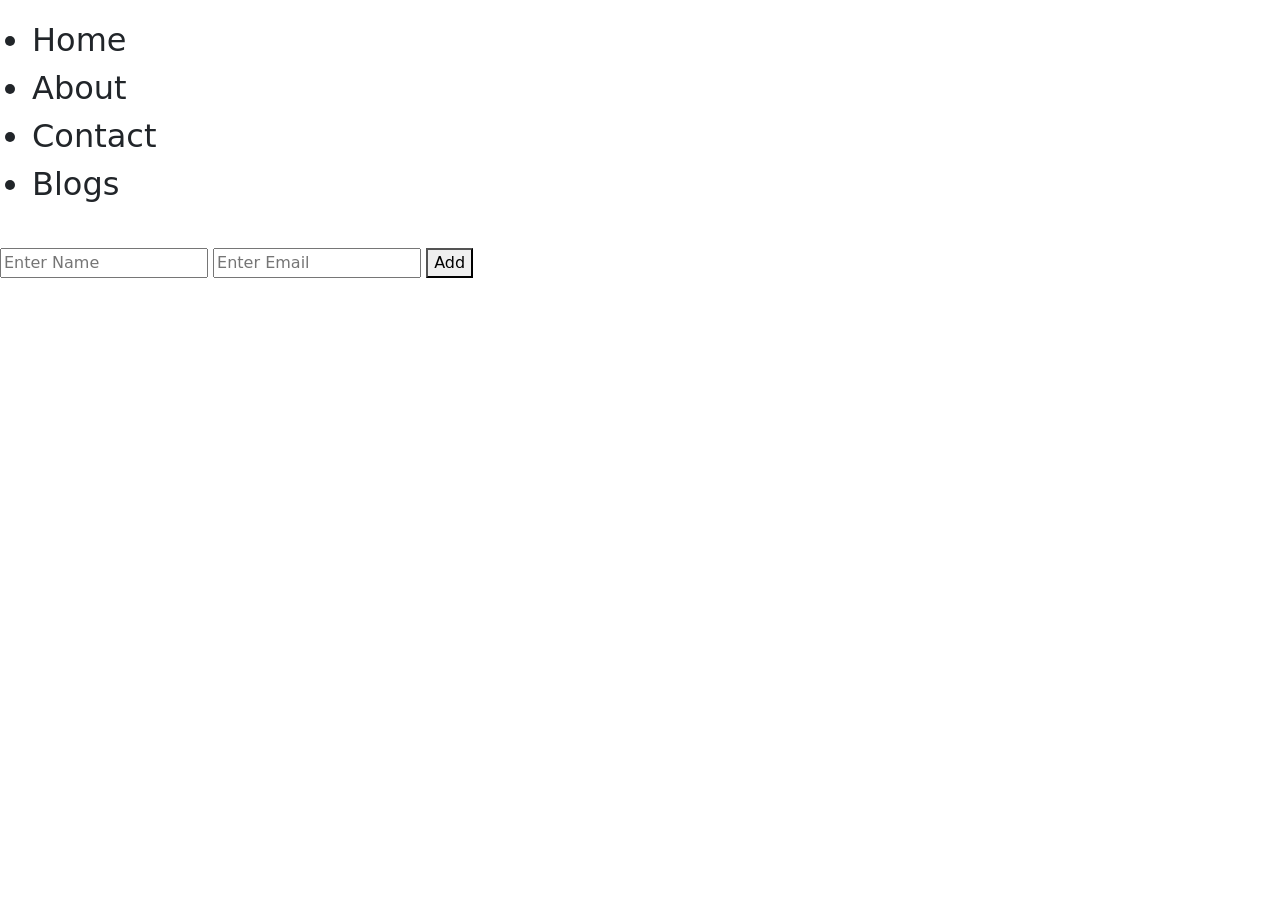
<file: Session15/index.html>
<!DOCTYPE html>
<html lang="en">
<head>
    <meta charset="UTF-8">
    <meta name="viewport" content="width=device-width, initial-scale=1.0">
    <title>Document</title>
    <link href="https://cdn.jsdelivr.net/npm/bootstrap@5.3.8/dist/css/bootstrap.min.css" rel="stylesheet"
        integrity="sha384-sRIl4kxILFvY47J16cr9ZwB07vP4J8+LH7qKQnuqkuIAvNWLzeN8tE5YBujZqJLB" crossorigin="anonymous">
</head>
<body>


    <ul class="fs-2 my-3">
        <li onclick="handleMouseEvent(this)">Home</li>
        <li onclick="handleMouseEvent(this)">About</li>
        <li onclick="handleMouseEvent(this)">Contact</li>
        <li onclick="handleMouseEvent(this)">Blogs</li>
    </ul>

    <br>

    <form>
         <input type="text" id="name" placeholder="Enter Name"> 
         <input type="email" id="email" placeholder="Enter Email"> 
         <button type="button" onclick="addUser()">Add</button> 
    </form>

    <div id="users"></div>



    <script src="https://cdn.jsdelivr.net/npm/bootstrap@5.3.8/dist/js/bootstrap.bundle.min.js"
        integrity="sha384-FKyoEForCGlyvwx9Hj09JcYn3nv7wiPVlz7YYwJrWVcXK/BmnVDxM+D2scQbITxI"
        crossorigin="anonymous"></script>
    <script src="JS/script.js"></script>

    
</body>
</html>
</file>
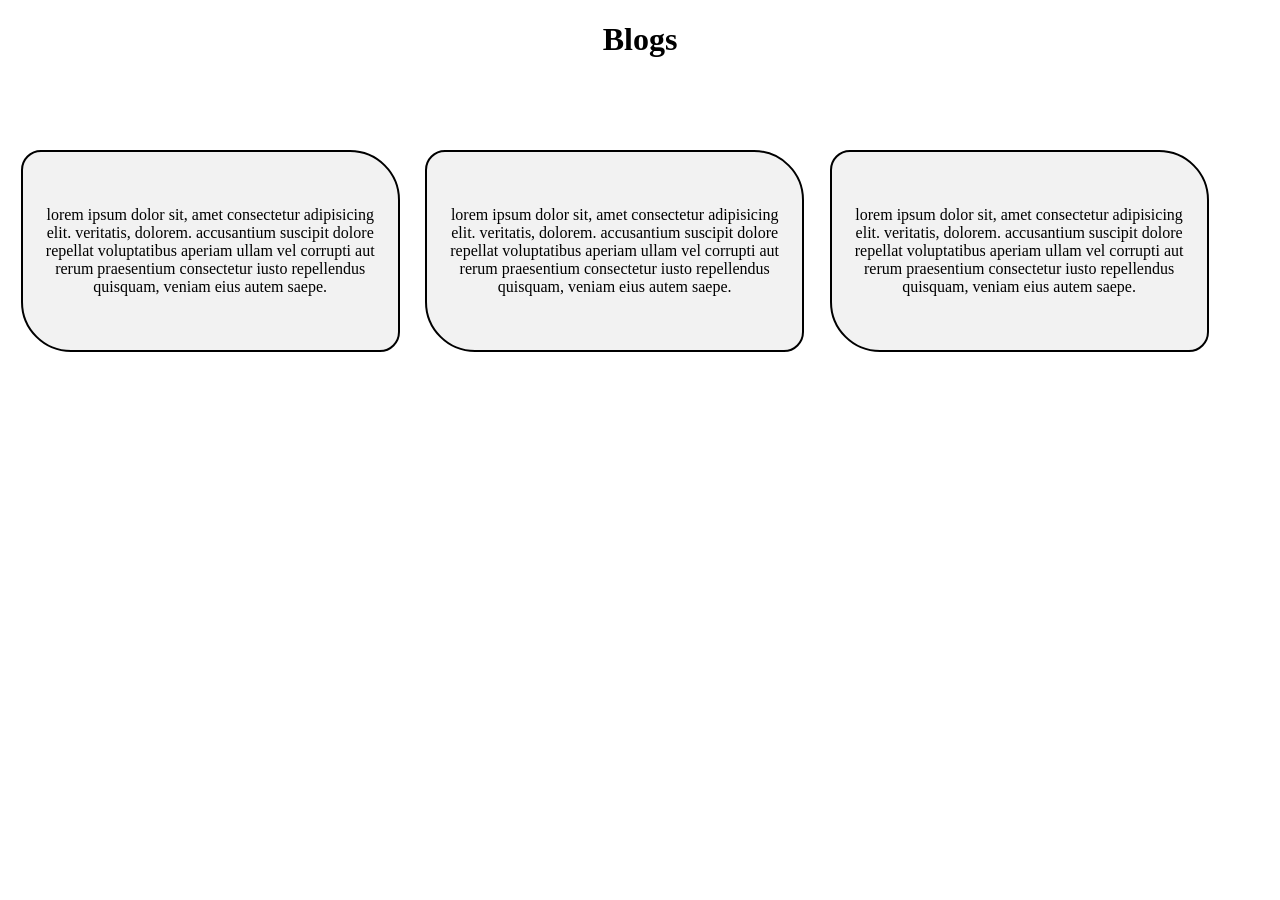
<file: Session3/index.html>
<!DOCTYPE html>
<html lang="en">
<head>
    <meta charset="UTF-8">
    <meta name="viewport" content="width=device-width, initial-scale=1.0">
    <title>Document</title>
    <link rel="stylesheet" href="css/style.css">
</head>
<body>

    <div class="text-center">
        <h1>Blogs</h1>
    </div>


    <div class="custom-div"> 
        <p>Lorem ipsum dolor sit, amet consectetur adipisicing elit. Veritatis, dolorem. Accusantium suscipit dolore repellat voluptatibus aperiam ullam vel corrupti aut rerum praesentium consectetur iusto repellendus quisquam, veniam eius autem saepe.</p>
    </div><!--
  
    --><div class="custom-div"> 
        <p>Lorem ipsum dolor sit, amet consectetur adipisicing elit. Veritatis, dolorem. Accusantium suscipit dolore repellat voluptatibus aperiam ullam vel corrupti aut rerum praesentium consectetur iusto repellendus quisquam, veniam eius autem saepe.</p>
    </div><!--

     --><div class="custom-div"> 
        <p>Lorem ipsum dolor sit, amet consectetur adipisicing elit. Veritatis, dolorem. Accusantium suscipit dolore repellat voluptatibus aperiam ullam vel corrupti aut rerum praesentium consectetur iusto repellendus quisquam, veniam eius autem saepe.</p>
    </div>


</body>
</html>
</file>
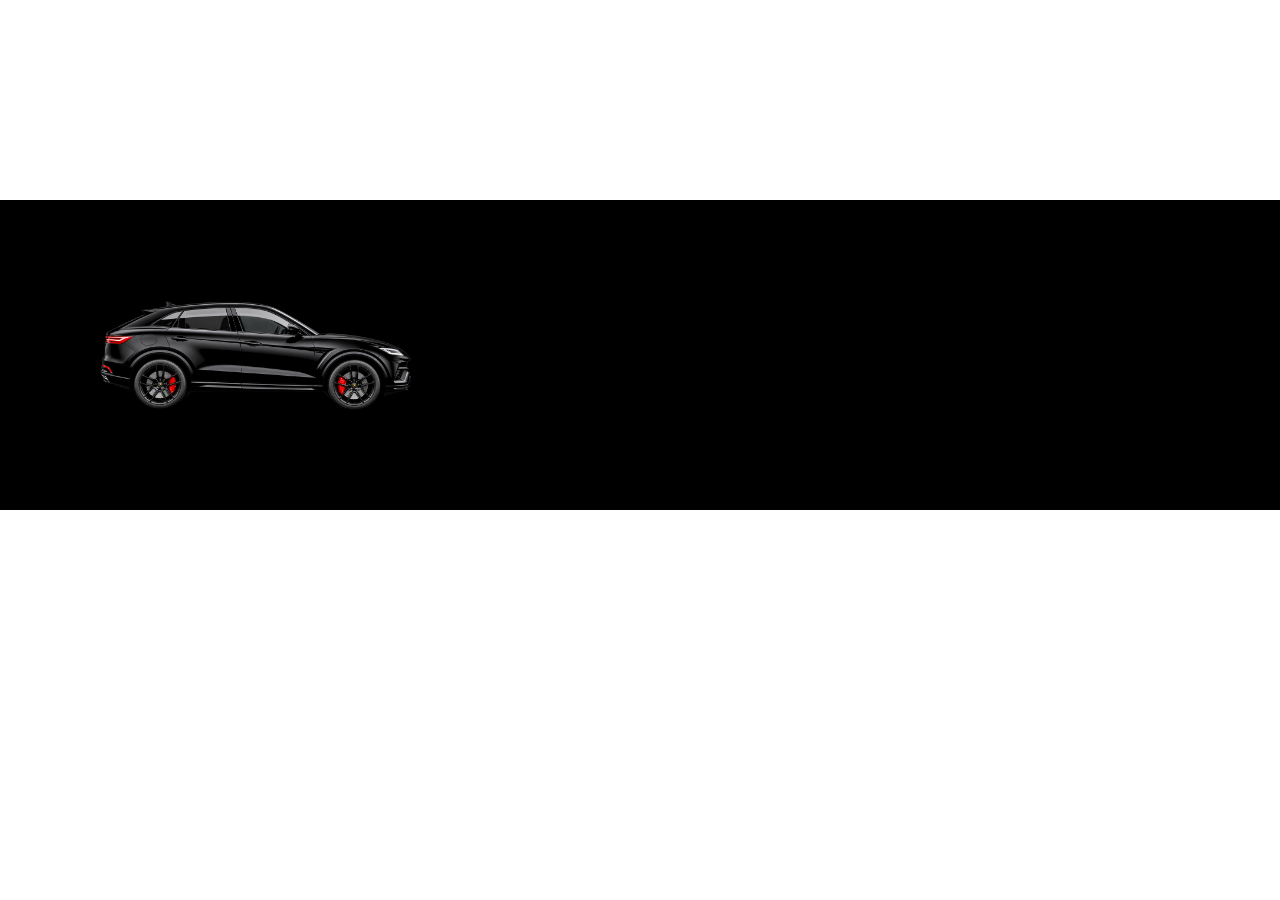
<file: Session9/index.html>
<!DOCTYPE html>
<html lang="en">
<head>
    <meta charset="UTF-8">
    <meta name="viewport" content="width=device-width, initial-scale=1.0">
    <title>Document</title>
    <link rel="stylesheet" href="css/style.css">
</head>
<body>
    <section class="container">
        <div class="bg-black">
            <img src="images/image.png" alt="Image" width="100%" height="100%"  >

        </div>

    </section>
       
    
</body>
</html>
</file>
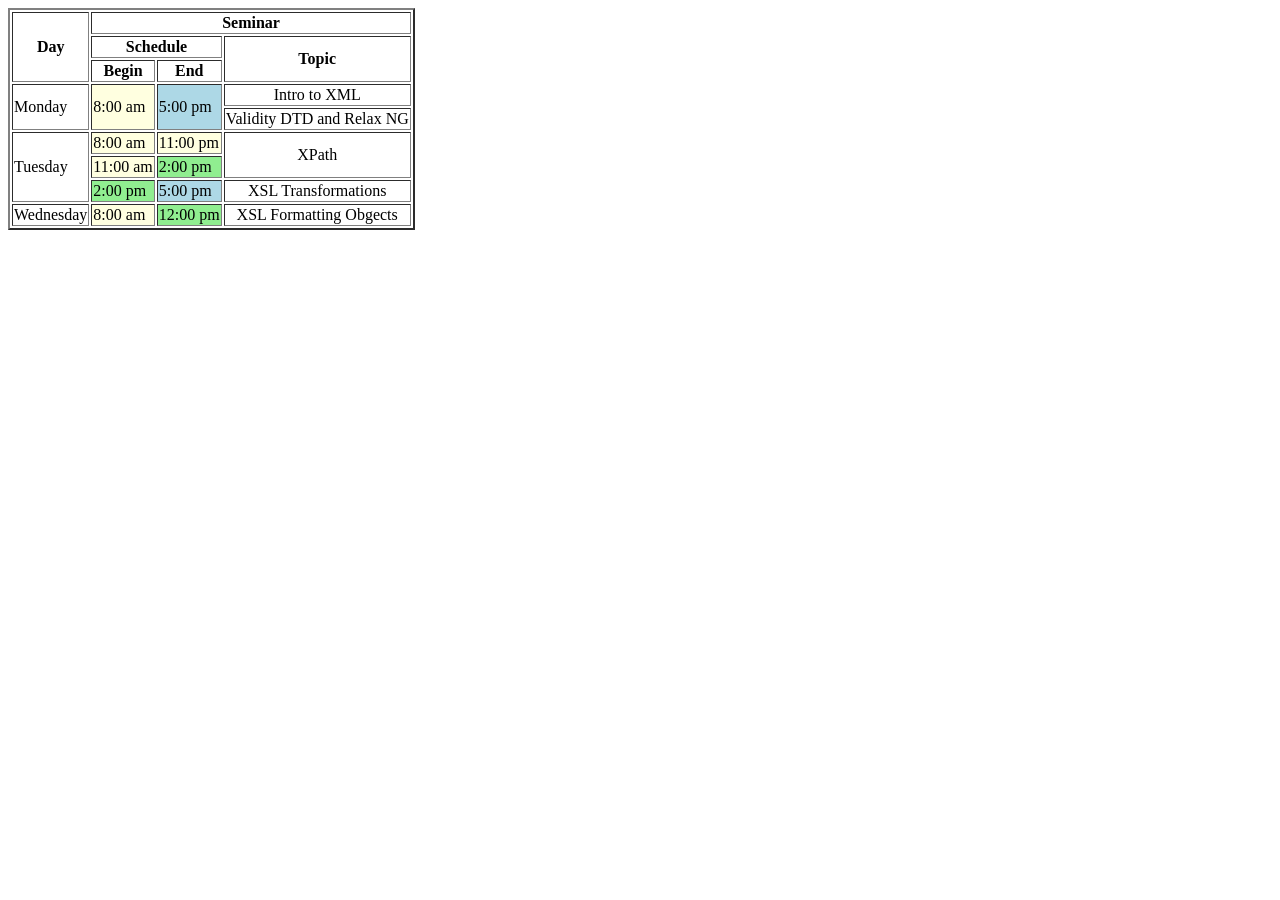
<file: Task1/index.html>
<!DOCTYPE html>
<html lang="en">
<head>
    <meta charset="UTF-8">
    <meta name="viewport" content="width=device-width, initial-scale=1.0">
    <title>Document</title>
</head>
<body>
    <table border="2" cellbadding="5px">
            <tr>
                <th rowspan="3">Day</th>
                <th colspan="3">Seminar</th>
            </tr>

            <tr>
                <th colspan="2">Schedule</th>
                <th rowspan="2">Topic</th>
            </tr>

            <tr>
                <th>Begin</th>
                <th>End</th>
            </tr>

            <tr>
                <td rowspan="2">Monday</td>
                <td rowspan="2" bgcolor="lightyellow">8:00 am</td>
                <td rowspan="2" bgcolor="lightblue">5:00 pm</td>
                <td align="center">Intro to XML</td>
            </tr>

            <tr>
                <td align="center">Validity DTD and Relax NG</td>
            </tr>

            <tr>
                <td rowspan="3">Tuesday</td>
                <td bgcolor="lightyellow">8:00 am</td>
                <td bgcolor="lightyellow">11:00 pm</td>
                <td rowspan="2" align="center">XPath</td>
            </tr>

            <tr>
                <td bgcolor="lightyellow">11:00 am</td>
                <td bgcolor="lightgreen">2:00 pm</td>
            </tr>

            <tr>
                <td bgcolor="lightgreen">2:00 pm</td>
                <td bgcolor="lightblue">5:00 pm</td>
                <td align="center">XSL Transformations</td>
            </tr>

            <tr>
                <td>Wednesday</td>
                <td bgcolor="lightyellow">8:00 am</td>
                <td bgcolor="lightgreen">12:00 pm</td>
                <td align="center">XSL Formatting Obgects</td>
            </tr>
        </table>
</body>
</html>
</file>
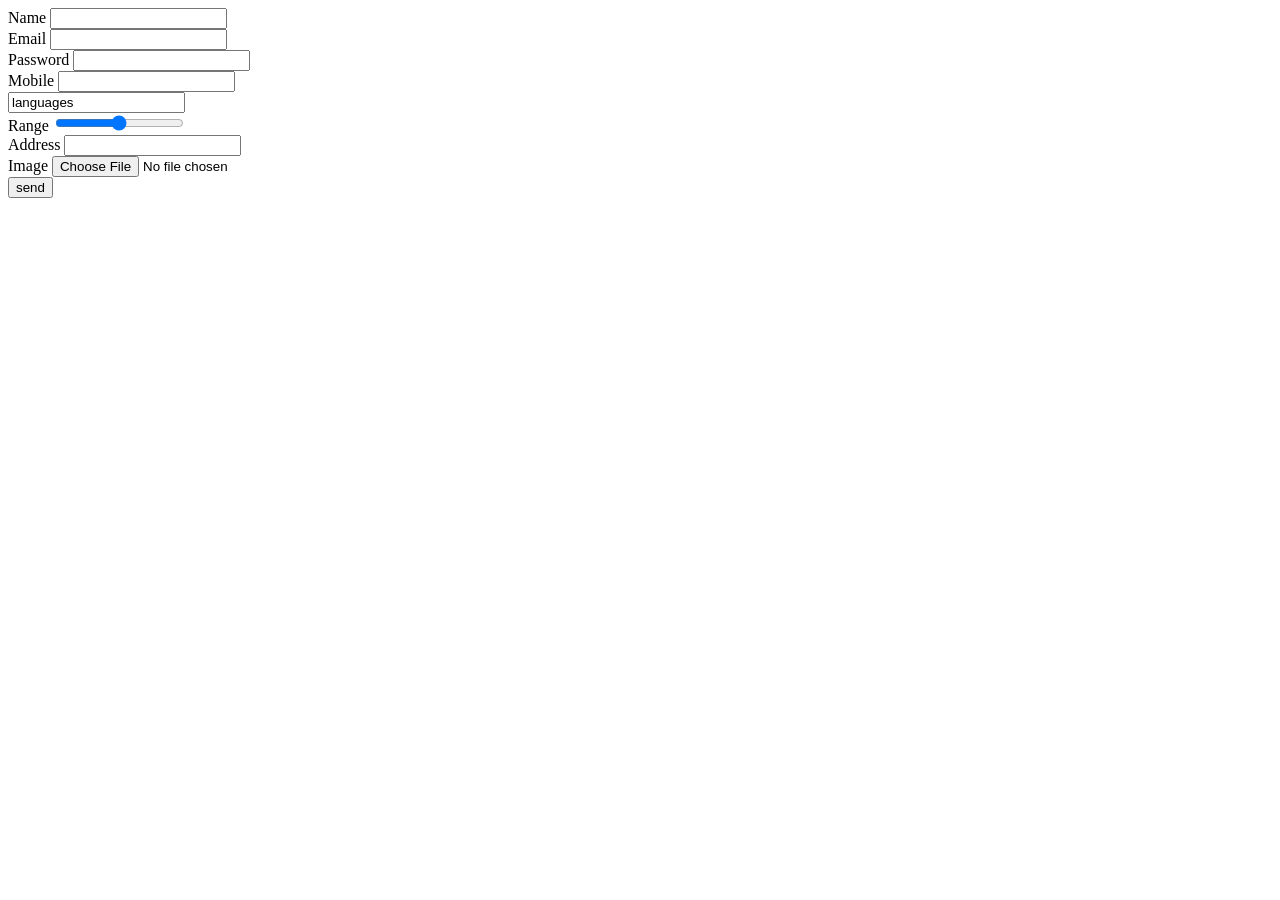
<file: Task2/index.html>
<!DOCTYPE html>
<html lang="en">
<head>
    <meta charset="UTF-8">
    <meta name="viewport" content="width=device-width, initial-scale=1.0">
    <title>Document</title>
</head>
<body>
    <form>
            <div>
                <label>Name</label>
                <input type="text" pattern="[A-Za-z]{3,5}" required>
            </div>

            <div>
                <label>Email</label>
                <input type="email" required >
            </div>

            <div>
                <label>Password</label>
                <input type="password" required pattern="(?=.*[A-Z])(?=.*[a-z])(?=.*[0-9])(?=.*[!@#$%^&*]).+">
            </div>

            <div>
                <label>Mobile</label>
                <input type="text" required pattern="01[0125][0-9]{8}">
            </div>


            <div>
               <input value="languages" list="lang">
               <datalist id="lang">
                   <option value="html">
                   <option value="css">
                   <option value="js">
               </datalist>
            </div>   

            
           <div>
                  <label> Range </label>
                  <input type="range" name="range" max="500" min="300"/>
            </div>

            
            <div>
                <label>Address</label>
                <input type="text" required pattern="[A-Za-z ]+">
            </div>


            <div>
               <label>Image</label>
               <input type="file" accept=".png" required>
            </div>
                
            
            <div>
                <input type="submit" value="send"/>
            </div>
        </form>
</body>
</html>
</file>
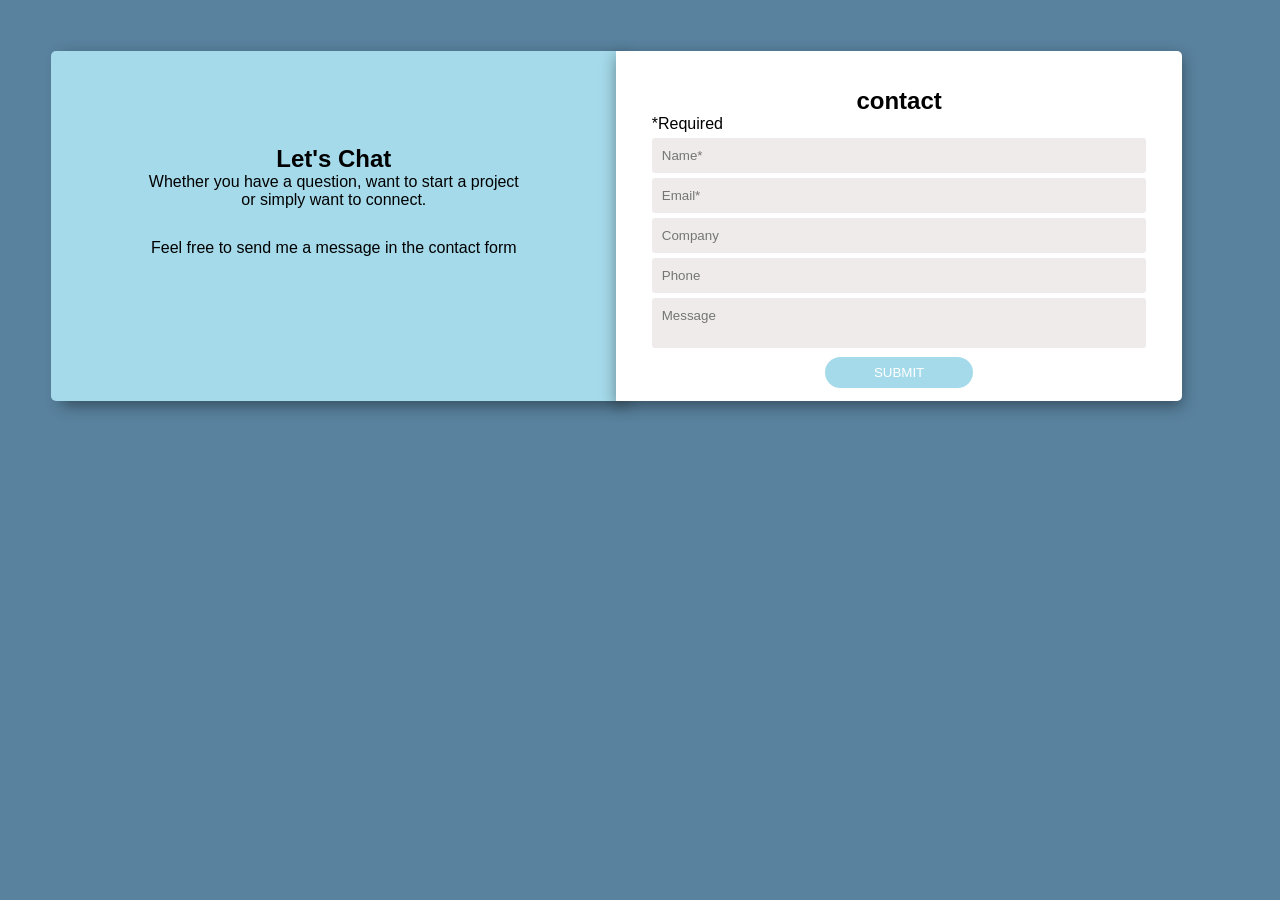
<file: Task3/index.html>
<!DOCTYPE html>
<html lang="en">
<head>
    <meta charset="UTF-8">
    <meta name="viewport" content="width=device-width, initial-scale=1.0">
    <title>Document</title>
    <link rel="stylesheet"  href="CSS/style.css">
</head>
<body class="bg-light">
    <section class="padding-top-bottom ">
        <div class="container1">
         <h1>Let's Chat</h1>
         <p>Whether you have a question, want to start a project or simply want to connect.</p>
         <p>Feel free to send me a message in the contact form</p>
        </div><!--

       --><form class="container2">
            <h1>contact</h1>
            <p>*Required</p>

            <div>
                <input type="text" placeholder="Name*" required>
            </div>

            <div>
                <input type="email" pattern="[a-z0-9._%+\-]+@[a-z0-9.\-]+\.[a-z]{2,}$" placeholder="Email*" required>
            </div>

            <div>
                <input type="text" placeholder="Company">
            </div>

            <div>
                <input type="text" placeholder="Phone" pattern="01[0125][0-9]{8}">
            </div>

            <div>
                <textarea placeholder="Message"></textarea>
            </div>

            <div class="submit">
                <input type="submit" value="SUBMIT">
            </div>
        </form>
    </section>
</body>
</html>
</file>
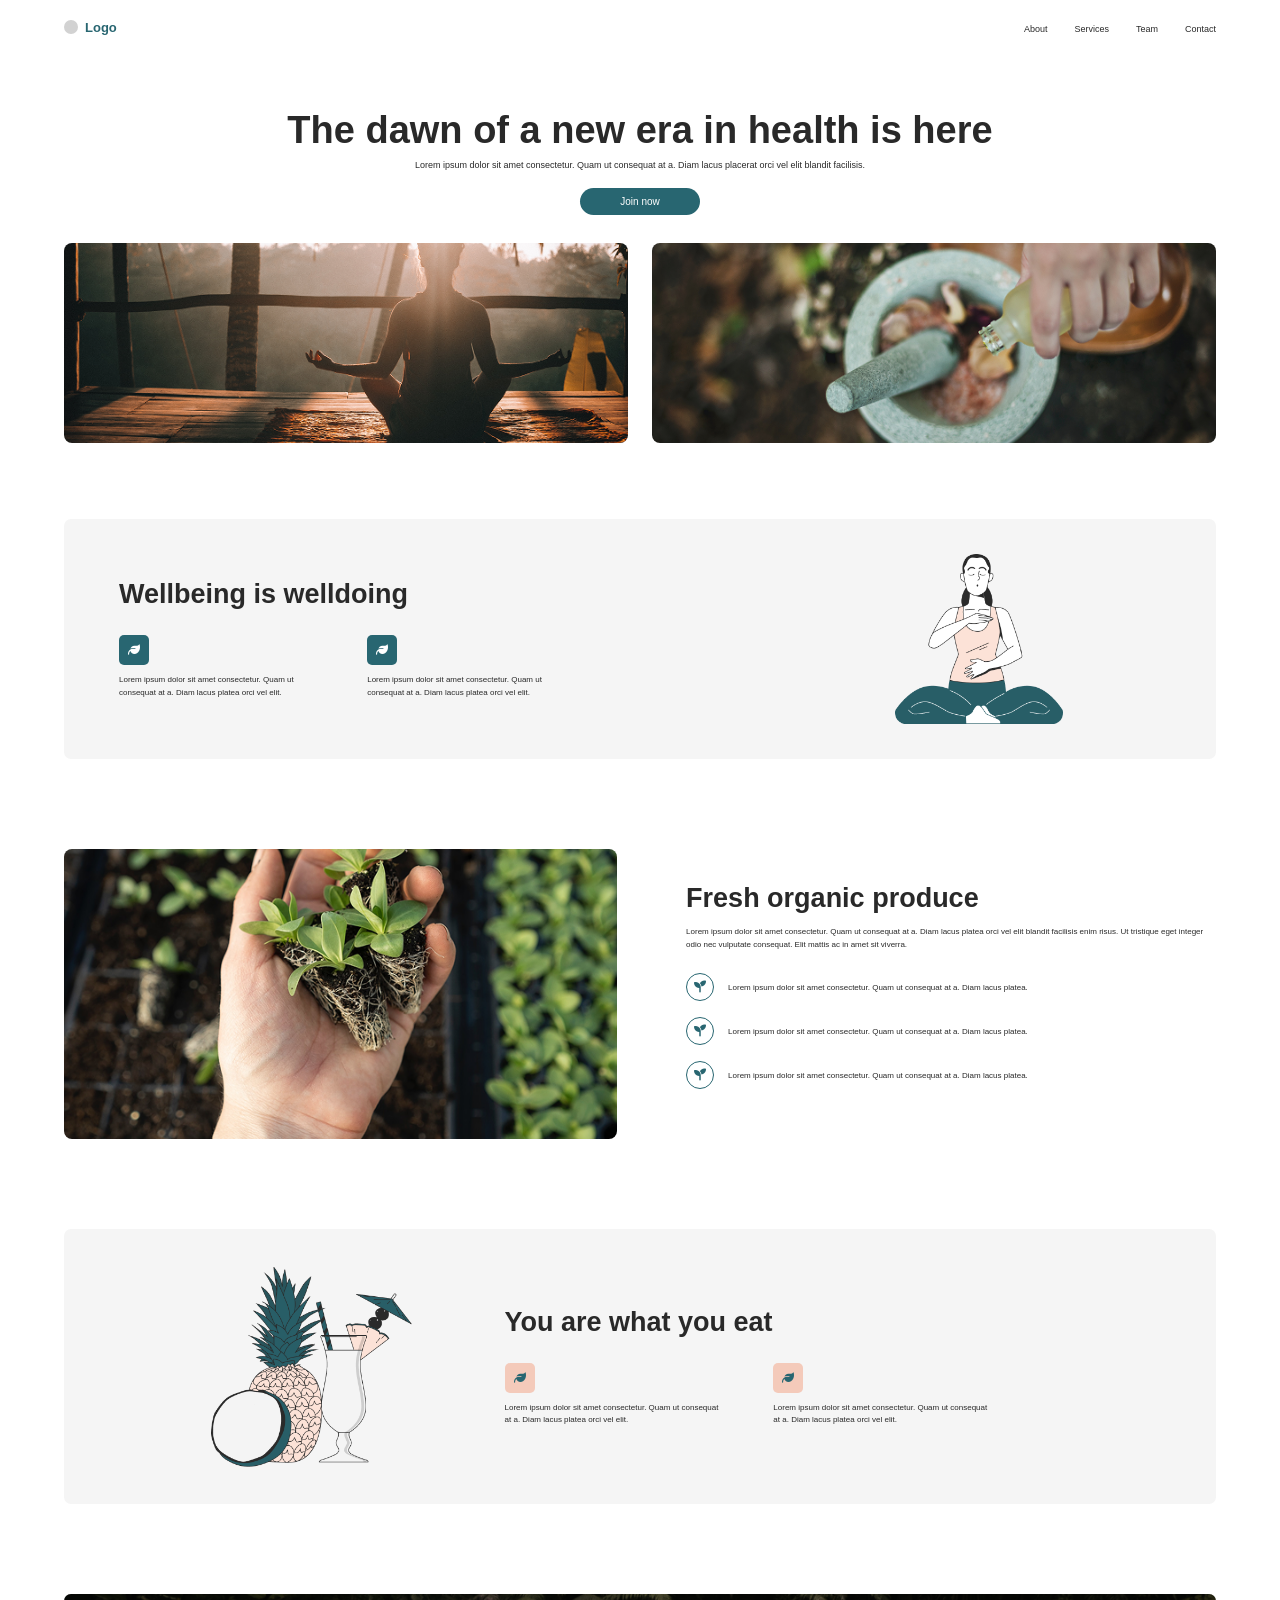
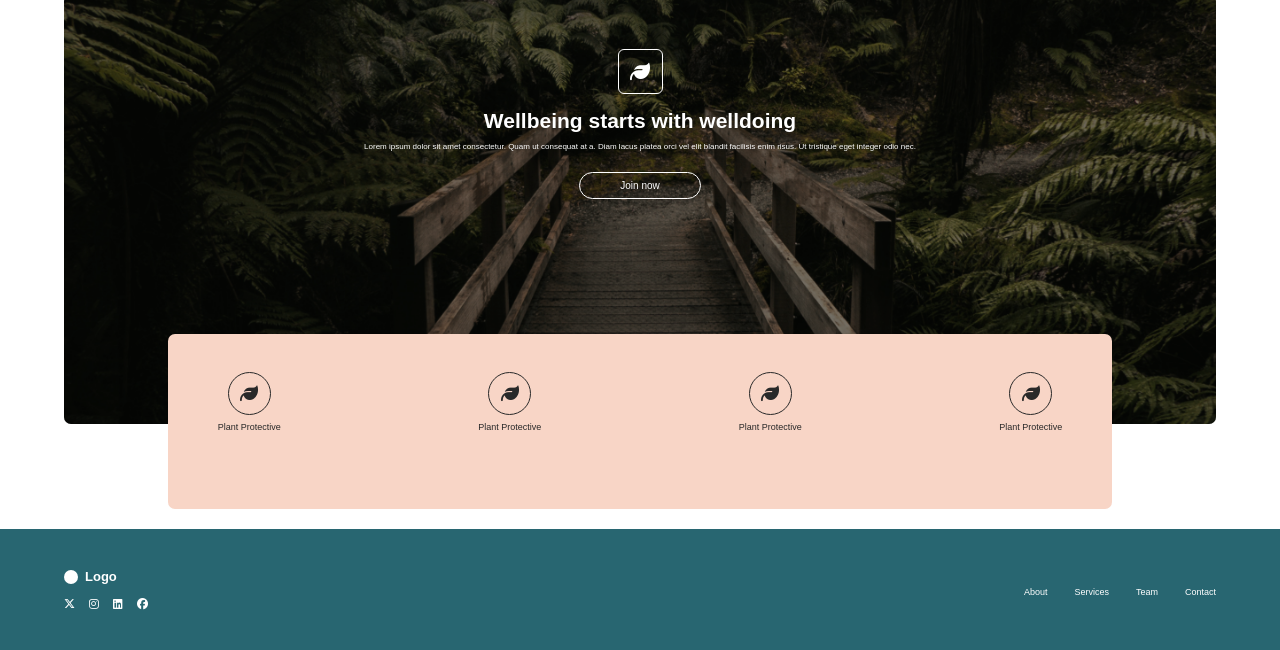
<file: Task6/index.html>
<!DOCTYPE html>
<html lang="en">

<head>

    <meta charset="UTF-8">

    <meta name="viewport" content="width=device-width, initial-scale=1.0">

    <title>Wellbeing</title>

    <link rel="stylesheet" href="https://cdnjs.cloudflare.com/ajax/libs/font-awesome/6.5.2/css/all.min.css">
    <link rel="stylesheet" href="css/style.css">
    <link rel="stylesheet" href="css/media.css">

</head>


<body>
    

    <nav>

        <div class="container flex-box justify-between align-center">

            <div class="logo flex-box align-center">

                <span></span>

                <b>Logo</b>

            </div>


            <ul class="flex-box">

                <li>
                    <a href="#">About</a>
                </li>

                <li>
                    <a href="#">Services</a>
                </li>

                <li>
                    <a href="#">Team</a>
                </li>

                <li>
                    <a href="#">Contact</a>
                </li>

            </ul>

        </div>

    </nav>




    <section class="hero padding-top-bottom">

        <div class="container">

            <div class="hero-text text-center">

                <h1>The dawn of a new era in health is here</h1>

                <p>
                    Lorem ipsum dolor sit amet consectetur.
                    Quam ut consequat at a. Diam lacus placerat orci vel elit blandit facilisis.
                </p>

                <a href="#" class="main-btn">
                    Join now
                </a>

            </div>


            <div class="hero-images flex-box justify-between">

                <div class="hero-image">

                    <img src="images/image1.png" alt="Meditation">

                </div>


                <div class="hero-image">

                    <img src="images/image2.png" alt="Healthy food">

                </div>

            </div>

        </div>

    </section>




    <section class="wellbeing padding-top-bottom">

        <div class="container">

            <div class="wellbeing-box flex-box align-center">

                <div class="wellbeing-content">

                    <h2>Wellbeing is welldoing</h2>


                    <div class="wellbeing-features flex-box">

                        <div class="small-feature">

                            <div class="small-icon">

                                <i class="fa-solid fa-leaf"></i>

                            </div>

                            <p>
                                Lorem ipsum dolor sit amet consectetur.
                                Quam ut consequat at a. Diam lacus platea orci vel elit.
                            </p>

                        </div>


                        <div class="small-feature">

                            <div class="small-icon">

                                <i class="fa-solid fa-leaf"></i>

                            </div>

                            <p>
                                Lorem ipsum dolor sit amet consectetur.
                                Quam ut consequat at a. Diam lacus platea orci vel elit.
                            </p>

                        </div>

                    </div>

                </div>


                <div class="wellbeing-drawing">

                    <img src="images/image3.png" alt="Wellbeing">

                </div>

            </div>

        </div>

    </section>




    <section class="organic padding-top-bottom">

        <div class="container flex-box justify-between align-center">

            <div class="organic-image">

                <img src="images/image4.png" alt="Organic plant">

            </div>


            <div class="organic-content">

                <h2>Fresh organic produce</h2>


                <p class="organic-description">
                    Lorem ipsum dolor sit amet consectetur.
                    Quam ut consequat at a. Diam lacus platea orci vel elit
                    blandit facilisis enim risus. Ut tristique eget integer odio nec
                    vulputate consequat. Elit mattis ac in amet sit viverra.
                </p>


                <div class="organic-feature flex-box align-center">

                    <div class="organic-icon">

                        <i class="fa-solid fa-seedling"></i>

                    </div>

                    <p>
                        Lorem ipsum dolor sit amet consectetur.
                        Quam ut consequat at a. Diam lacus platea.
                    </p>

                </div>


                <div class="organic-feature flex-box align-center">

                    <div class="organic-icon">

                        <i class="fa-solid fa-seedling"></i>

                    </div>

                    <p>
                        Lorem ipsum dolor sit amet consectetur.
                        Quam ut consequat at a. Diam lacus platea.
                    </p>

                </div>


                <div class="organic-feature flex-box align-center">

                    <div class="organic-icon">

                        <i class="fa-solid fa-seedling"></i>

                    </div>

                    <p>
                        Lorem ipsum dolor sit amet consectetur.
                        Quam ut consequat at a. Diam lacus platea.
                    </p>

                </div>

            </div>

        </div>

    </section>




    <section class="food padding-top-bottom">

        <div class="container">

            <div class="food-box flex-box align-center">


                <div class="food-drawing">

                    <img src="images/image5.png" alt="Healthy food">

                </div>


                <div class="food-content">

                    <h2>You are what you eat</h2>


                    <div class="food-features flex-box">

                        <div class="food-feature">

                            <div class="food-icon">

                                <i class="fa-solid fa-leaf"></i>

                            </div>

                            <p>
                                Lorem ipsum dolor sit amet consectetur.
                                Quam ut consequat at a. Diam lacus platea orci vel elit.
                            </p>

                        </div>


                        <div class="food-feature">

                            <div class="food-icon">

                                <i class="fa-solid fa-leaf"></i>

                            </div>

                            <p>
                                Lorem ipsum dolor sit amet consectetur.
                                Quam ut consequat at a. Diam lacus platea orci vel elit.
                            </p>

                        </div>

                    </div>

                </div>

            </div>

        </div>

    </section>



    <section class="cta padding-top-bottom">

        <div class="container">

            <div class="cta-background">

                <div class="cta-content text-center">

                    <div class="cta-icon">

                        <i class="fa-solid fa-leaf"></i>

                    </div>


                    <h2>Wellbeing starts with welldoing</h2>


                    <p>
                        Lorem ipsum dolor sit amet consectetur.
                        Quam ut consequat at a. Diam lacus platea orci vel elit
                        blandit facilisis enim risus. Ut tristique eget integer odio nec.
                    </p>


                    <a href="#" class="cta-btn">
                        Join now
                    </a>

                </div>


                <div class="cta-box flex-box justify-between">

                    <div class="cta-item">

                        <div class="round-icon">

                            <i class="fa-solid fa-leaf"></i>

                        </div>

                        <p>Plant Protective</p>

                    </div>


                    <div class="cta-item">

                        <div class="round-icon">

                            <i class="fa-solid fa-leaf"></i>

                        </div>

                        <p>Plant Protective</p>

                    </div>


                    <div class="cta-item">

                        <div class="round-icon">

                            <i class="fa-solid fa-leaf"></i>

                        </div>

                        <p>Plant Protective</p>

                    </div>


                    <div class="cta-item">

                        <div class="round-icon">

                            <i class="fa-solid fa-leaf"></i>

                        </div>

                        <p>Plant Protective</p>

                    </div>

                </div>

            </div>

        </div>

    </section>




    <footer>

        <div class="container flex-box justify-between align-center">

            <div class="footer-left">

                <div class="logo flex-box align-center">

                    <span></span>

                    <b>Logo</b>

                </div>


                <div class="social-icons">

                    <i class="fa-brands fa-x-twitter"></i>

                    <i class="fa-brands fa-instagram"></i>

                    <i class="fa-brands fa-linkedin"></i>

                    <i class="fa-brands fa-facebook"></i>

                </div>

            </div>


            <ul class="flex-box">

                <li>
                    <a href="#">About</a>
                </li>

                <li>
                    <a href="#">Services</a>
                </li>

                <li>
                    <a href="#">Team</a>
                </li>

                <li>
                    <a href="#">Contact</a>
                </li>

            </ul>

        </div>

    </footer>


</body>

</html>
</file>
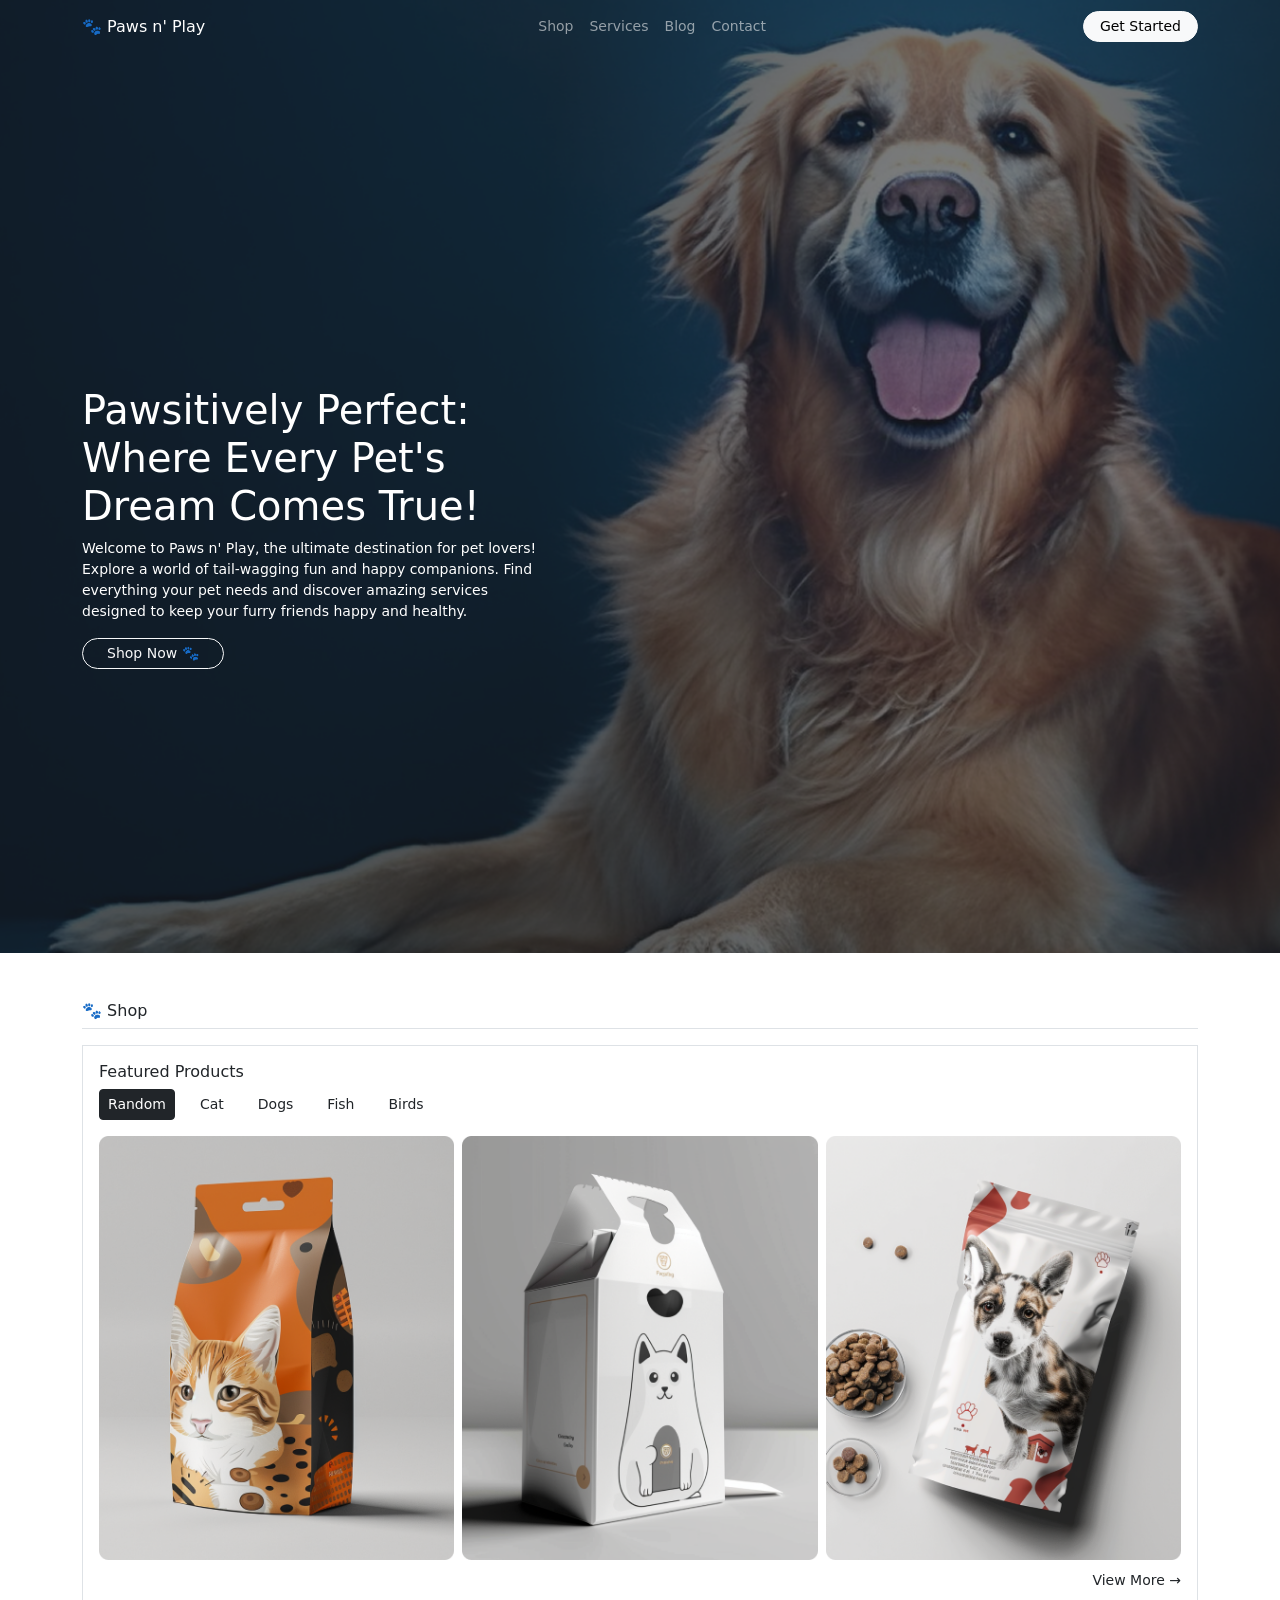
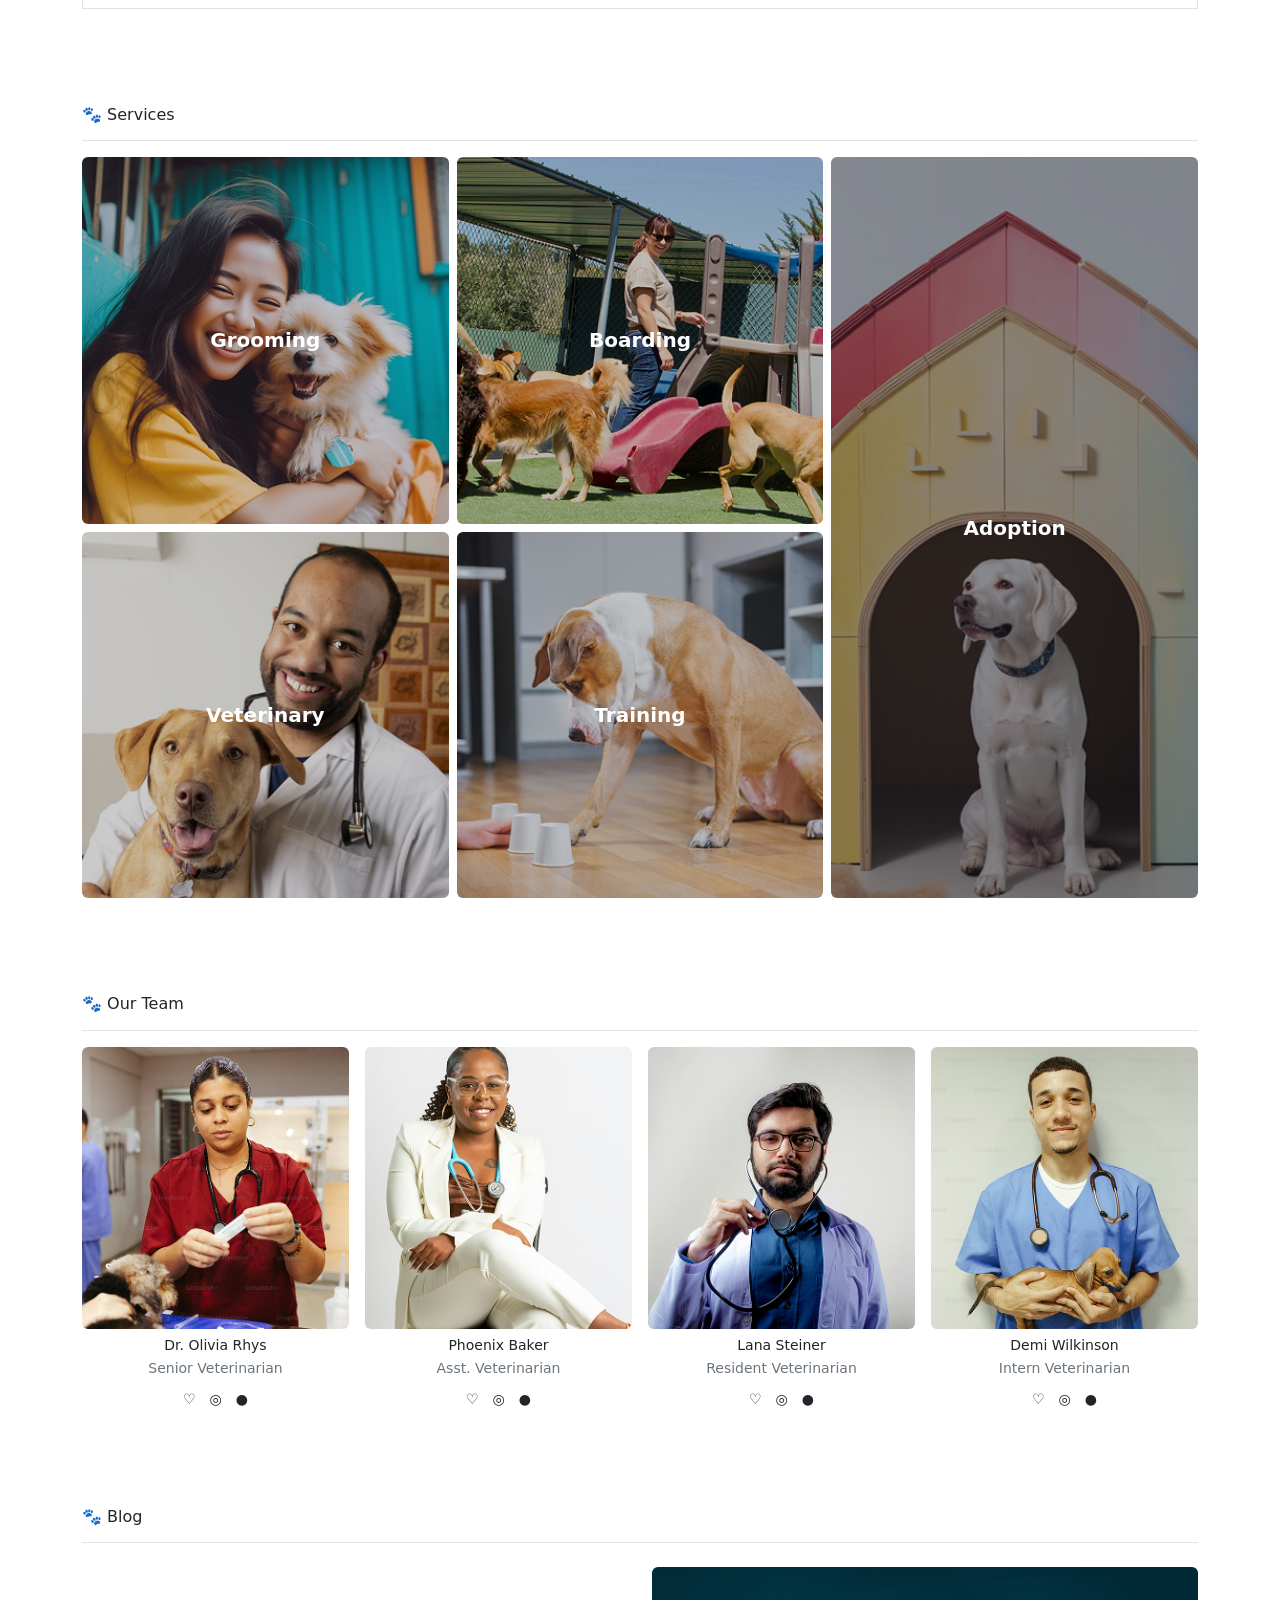
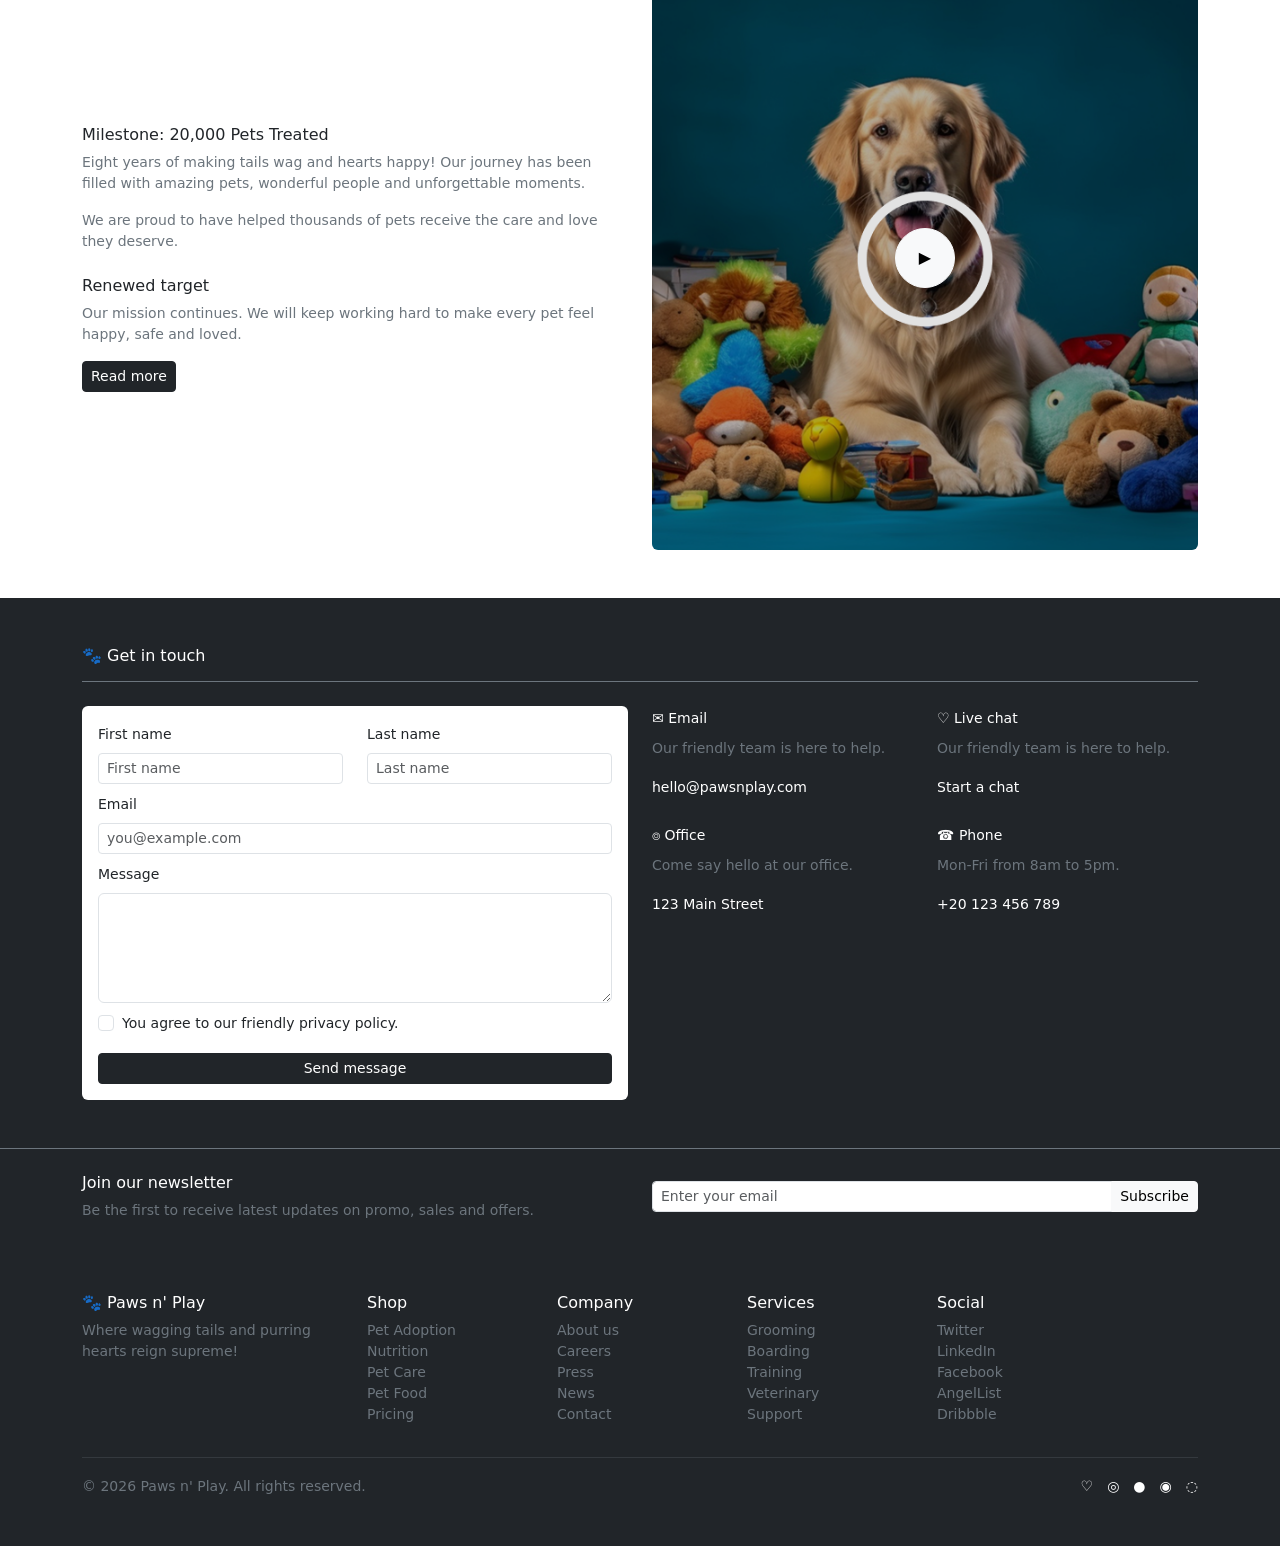
<file: Task7/index.html>
<!doctype html>
<html lang="en">

<head>

    <meta charset="utf-8">

    <meta name="viewport" content="width=device-width, initial-scale=1">

    <title>Paws n' Play</title>

    <link href="https://cdn.jsdelivr.net/npm/bootstrap@5.3.8/dist/css/bootstrap.min.css" rel="stylesheet">

</head>

<body>


    <section class="position-relative text-white overflow-hidden">

        <img src="images/Hero_bg.png"
            class="position-absolute top-0 start-0 w-100 h-100 object-fit-cover"
            alt="Dog">

        <div class="position-absolute top-0 start-0 w-100 h-100 bg-dark bg-opacity-50"></div>

        <nav class="navbar navbar-expand-lg navbar-dark position-relative">

            <div class="container">

                <a class="navbar-brand fs-6" href="#">
                    🐾 Paws n' Play
                </a>

                <button class="navbar-toggler"
                    type="button"
                    data-bs-toggle="collapse"
                    data-bs-target="#navbarNav">

                    <span class="navbar-toggler-icon"></span>

                </button>

                <div class="collapse navbar-collapse" id="navbarNav">

                    <ul class="navbar-nav mx-auto small">

                        <li class="nav-item">
                            <a class="nav-link" href="#shop">
                                Shop
                            </a>
                        </li>

                        <li class="nav-item">
                            <a class="nav-link" href="#services">
                                Services
                            </a>
                        </li>

                        <li class="nav-item">
                            <a class="nav-link" href="#blog">
                                Blog
                            </a>
                        </li>

                        <li class="nav-item">
                            <a class="nav-link" href="#contact">
                                Contact
                            </a>
                        </li>

                    </ul>

                    <button class="btn btn-light btn-sm rounded-pill px-3">
                        Get Started
                    </button>

                </div>

            </div>

        </nav>


        <div class="container position-relative">

            <div class="row align-items-center min-vh-100">

                <div class="col-lg-6 pt-5">

                    <h1 class="display-6 fw-normal">
                        Pawsitively Perfect:
                        <br>
                        Where Every Pet's
                        <br>
                        Dream Comes True!
                    </h1>

                    <p class="small col-lg-10">
                        Welcome to Paws n' Play, the ultimate destination for pet lovers!
                        Explore a world of tail-wagging fun and happy companions.
                        Find everything your pet needs and discover amazing services
                        designed to keep your furry friends happy and healthy.
                    </p>

                    <a href="#shop"
                        class="btn btn-outline-light btn-sm rounded-pill px-4">

                        Shop Now 🐾

                    </a>

                </div>

            </div>

        </div>

    </section>


    <section id="shop" class="py-5">

        <div class="container">

            <div class="d-flex justify-content-between align-items-center border-bottom pb-2 mb-3">

                <h6 class="mb-0">
                    🐾 Shop
                </h6>

                <span class="d-md-none">
                    ⌕
                </span>

            </div>

            <div class="border p-3">

                <h6>
                    Featured Products
                </h6>

                <div class="d-flex gap-2 gap-md-3 small mb-3">

                    <button class="btn btn-dark btn-sm">
                        Random
                    </button>

                    <button class="btn btn-link btn-sm text-dark text-decoration-none">
                        Cat
                    </button>

                    <button class="btn btn-link btn-sm text-dark text-decoration-none">
                        Dogs
                    </button>

                    <button class="btn btn-link btn-sm text-dark text-decoration-none">
                        Fish
                    </button>

                    <button class="btn btn-link btn-sm text-dark text-decoration-none">
                        Birds
                    </button>

                </div>

                <div class="row g-2">

                    <div class="col-12 col-md-4">

                        <img src="images/image1.png"
                            class="img-fluid rounded w-100 object-fit-cover"
                            alt="Product">

                    </div>

                    <div class="col-12 col-md-4">

                        <img src="images/image2.png"
                            class="img-fluid rounded w-100 object-fit-cover"
                            alt="Product">

                    </div>

                    <div class="col-12 col-md-4 d-none d-md-block">

                        <img src="images/image3.png"
                            class="img-fluid rounded w-100 object-fit-cover"
                            alt="Product">

                    </div>

                </div>

                <div class="text-end mt-2">

                    <small>
                        View More →
                    </small>

                </div>

            </div>

        </div>

    </section>


    <section id="services" class="py-5">

        <div class="container">

            <div class="border-bottom pb-2 mb-3">

                <h6>
                    🐾 Services
                </h6>

            </div>

            <div class="row g-2">

                <div class="col-md-8">

                    <div class="row g-2">

                        <div class="col-6">

                            <div class="position-relative">

                                <img src="images/image4.png"
                                    class="img-fluid rounded w-100"
                                    alt="Grooming">

                                <div class="position-absolute top-50 start-50 translate-middle
                                            text-white fw-bold fs-5 text-center">

                                    Grooming

                                </div>

                            </div>

                        </div>

                        <div class="col-6">

                            <div class="position-relative">

                                <img src="images/image5.png"
                                    class="img-fluid rounded w-100"
                                    alt="Boarding">

                                <div class="position-absolute top-50 start-50 translate-middle
                                            text-white fw-bold fs-5 text-center">

                                    Boarding

                                </div>

                            </div>

                        </div>

                        <div class="col-6">

                            <div class="position-relative">

                                <img src="images/image7.png"
                                    class="img-fluid rounded w-100"
                                    alt="Veterinary">

                                <div class="position-absolute top-50 start-50 translate-middle
                                            text-white fw-bold fs-5 text-center">

                                    Veterinary

                                </div>

                            </div>

                        </div>

                        <div class="col-6">

                            <div class="position-relative">

                                <img src="images/image8.png"
                                    class="img-fluid rounded w-100"
                                    alt="Training">

                                <div class="position-absolute top-50 start-50 translate-middle
                                            text-white fw-bold fs-5 text-center">

                                    Training

                                </div>

                            </div>

                        </div>

                    </div>

                </div>

                <div class="col-md-4">

                    <div class="position-relative h-100">

                        <img src="images/image6.png"
                            class="img-fluid rounded w-100 h-100 object-fit-cover"
                            alt="Adoption">

                        <div class="position-absolute top-50 start-50 translate-middle
                                    text-white fw-bold fs-5 text-center">

                            Adoption

                        </div>

                    </div>

                </div>

            </div>

        </div>

    </section>


    <section id="team" class="py-5">

        <div class="container">

            <div class="border-bottom pb-2 mb-3">

                <h6>
                    🐾 Our Team
                </h6>

            </div>

            <div class="row row-cols-2 row-cols-md-4 g-3">

                <div class="col text-center">

                    <img src="images/image9.png"
                        class="img-fluid rounded mb-2"
                        alt="Team member">

                    <h6 class="small mb-1">
                        Dr. Olivia Rhys
                    </h6>

                    <p class="text-secondary small mb-2">
                        Senior Veterinarian
                    </p>

                    <small>
                        ♡　◎　●
                    </small>

                </div>

                <div class="col text-center">

                    <img src="images/image10.png"
                        class="img-fluid rounded mb-2"
                        alt="Team member">

                    <h6 class="small mb-1">
                        Phoenix Baker
                    </h6>

                    <p class="text-secondary small mb-2">
                        Asst. Veterinarian
                    </p>

                    <small>
                        ♡　◎　●
                    </small>

                </div>

                <div class="col text-center">

                    <img src="images/image11.png"
                        class="img-fluid rounded mb-2"
                        alt="Team member">

                    <h6 class="small mb-1">
                        Lana Steiner
                    </h6>

                    <p class="text-secondary small mb-2">
                        Resident Veterinarian
                    </p>

                    <small>
                        ♡　◎　●
                    </small>

                </div>

                <div class="col text-center">

                    <img src="images/image12.png"
                        class="img-fluid rounded mb-2"
                        alt="Team member">

                    <h6 class="small mb-1">
                        Demi Wilkinson
                    </h6>

                    <p class="text-secondary small mb-2">
                        Intern Veterinarian
                    </p>

                    <small>
                        ♡　◎　●
                    </small>

                </div>

            </div>

        </div>

    </section>


    <section id="blog" class="py-5">

        <div class="container">

            <div class="border-bottom pb-2 mb-4">

                <h6>
                    🐾 Blog
                </h6>

            </div>

            <div class="row align-items-center">

                <div class="col-md-6">

                    <h6>
                        Milestone: 20,000 Pets Treated
                    </h6>

                    <p class="small text-secondary">

                        Eight years of making tails wag and hearts happy!
                        Our journey has been filled with amazing pets,
                        wonderful people and unforgettable moments.

                    </p>

                    <p class="small text-secondary">

                        We are proud to have helped thousands of pets
                        receive the care and love they deserve.

                    </p>

                    <h6 class="mt-4">
                        Renewed target
                    </h6>

                    <p class="small text-secondary">

                        Our mission continues. We will keep working hard
                        to make every pet feel happy, safe and loved.

                    </p>

                    <button class="btn btn-dark btn-sm">
                        Read more
                    </button>

                </div>

                <div class="col-md-6 mt-4 mt-md-0 d-none d-md-block">

                    <div class="position-relative">

                        <img src="images/image13.png"
                            class="img-fluid w-100 rounded"
                            alt="Blog">

                        <div class="position-absolute top-50 start-50 translate-middle">

                            <button class="btn btn-light rounded-circle d-flex align-items-center justify-content-center"
                                style="width: 60px; height: 60px;">

                                <span>
                                    ▶
                                </span>

                            </button>

                        </div>

                    </div>

                </div>

            </div>

        </div>

    </section>


    <section id="contact" class="bg-dark text-white py-5">

        <div class="container">

            <div class="border-bottom border-secondary pb-2 mb-4">

                <h6>
                    🐾 Get in touch
                </h6>

            </div>

            <div class="row">

                <div class="col-md-6 order-1 order-md-2">

                    <div class="row">

                        <div class="col-6 mb-4">

                            <small>
                                ✉ Email
                            </small>

                            <p class="text-secondary small mt-2">
                                Our friendly team is here to help.
                            </p>

                            <small>
                                hello@pawsnplay.com
                            </small>

                        </div>

                        <div class="col-6 mb-4">

                            <small>
                                ♡ Live chat
                            </small>

                            <p class="text-secondary small mt-2">
                                Our friendly team is here to help.
                            </p>

                            <small>
                                Start a chat
                            </small>

                        </div>

                        <div class="col-6">

                            <small>
                                ⌾ Office
                            </small>

                            <p class="text-secondary small mt-2">
                                Come say hello at our office.
                            </p>

                            <small>
                                123 Main Street
                            </small>

                        </div>

                        <div class="col-6">

                            <small>
                                ☎ Phone
                            </small>

                            <p class="text-secondary small mt-2">
                                Mon-Fri from 8am to 5pm.
                            </p>

                            <small>
                                +20 123 456 789
                            </small>

                        </div>

                    </div>

                </div>

                <div class="col-md-6 order-2 order-md-1 mt-4 mt-md-0">

                    <div class="bg-white text-dark rounded p-3">

                        <div class="row">

                            <div class="col-6">

                                <label class="form-label small">
                                    First name
                                </label>

                                <input type="text"
                                    class="form-control form-control-sm"
                                    placeholder="First name">

                            </div>

                            <div class="col-6">

                                <label class="form-label small">
                                    Last name
                                </label>

                                <input type="text"
                                    class="form-control form-control-sm"
                                    placeholder="Last name">

                            </div>

                        </div>

                        <div class="mt-2">

                            <label class="form-label small">
                                Email
                            </label>

                            <input type="email"
                                class="form-control form-control-sm"
                                placeholder="you@example.com">

                        </div>

                        <div class="mt-2">

                            <label class="form-label small">
                                Message
                            </label>

                            <textarea class="form-control"
                                rows="4"></textarea>

                        </div>

                        <div class="form-check mt-2">

                            <input class="form-check-input"
                                type="checkbox">

                            <label class="form-check-label small">

                                You agree to our friendly privacy policy.

                            </label>

                        </div>

                        <button class="btn btn-dark w-100 mt-3 btn-sm">

                            Send message

                        </button>

                    </div>

                </div>

            </div>

        </div>

    </section>


    <section class="bg-dark text-white border-top border-secondary py-4">

        <div class="container">

            <div class="row align-items-center">

                <div class="col-md-6">

                    <h6>
                        Join our newsletter
                    </h6>

                    <p class="small text-secondary mb-0">

                        Be the first to receive latest updates on promo,
                        sales and offers.

                    </p>

                </div>

                <div class="col-md-6 mt-3 mt-md-0">

                    <div class="input-group">

                        <input type="email"
                            class="form-control form-control-sm"
                            placeholder="Enter your email">

                        <button class="btn btn-light btn-sm">

                            Subscribe

                        </button>

                    </div>

                </div>

            </div>

        </div>

    </section>


    <footer class="bg-dark text-white py-5">

        <div class="container">

            <div class="row g-4">

                <div class="col-6 col-md-3">

                    <h6>
                        🐾 Paws n' Play
                    </h6>

                    <p class="text-secondary small">

                        Where wagging tails and purring hearts
                        reign supreme!

                    </p>

                </div>

                <div class="col-6 col-md-2">

                    <h6>
                        Shop
                    </h6>

                    <ul class="list-unstyled small text-secondary">

                        <li>Pet Adoption</li>
                        <li>Nutrition</li>
                        <li>Pet Care</li>
                        <li>Pet Food</li>
                        <li>Pricing</li>

                    </ul>

                </div>

                <div class="col-6 col-md-2">

                    <h6>
                        Company
                    </h6>

                    <ul class="list-unstyled small text-secondary">

                        <li>About us</li>
                        <li>Careers</li>
                        <li>Press</li>
                        <li>News</li>
                        <li>Contact</li>

                    </ul>

                </div>

                <div class="col-6 col-md-2">

                    <h6>
                        Services
                    </h6>

                    <ul class="list-unstyled small text-secondary">

                        <li>Grooming</li>
                        <li>Boarding</li>
                        <li>Training</li>
                        <li>Veterinary</li>
                        <li>Support</li>

                    </ul>

                </div>

                <div class="col-6 col-md-3">

                    <h6>
                        Social
                    </h6>

                    <ul class="list-unstyled small text-secondary">

                        <li>Twitter</li>
                        <li>LinkedIn</li>
                        <li>Facebook</li>
                        <li>AngelList</li>
                        <li>Dribbble</li>

                    </ul>

                </div>

            </div>

            <hr class="border-secondary">

            <div class="row">

                <div class="col-md-6">

                    <small class="text-secondary">

                        © 2026 Paws n' Play. All rights reserved.

                    </small>

                </div>

                <div class="col-md-6 text-md-end mt-3 mt-md-0">

                    <small>
                        ♡　◎　●　◉　◌
                    </small>

                </div>

            </div>

        </div>

    </footer>


    <script src="https://cdn.jsdelivr.net/npm/bootstrap@5.3.8/dist/js/bootstrap.bundle.min.js"></script>

</body>

</html>
</file>
<file: Session3/css/style.css>
.text-center{
    text-align: center;
}

.custom-div{
    background-color: #f2f2f2;
    width: 30%;
    height: 50%;
    padding: 3% 1%;
    border-radius: 20px 50px;
    margin-top: 70px;
    border: 2px solid #000;
    text-align: center;
    text-transform: lowercase;
    display: inline-block;
    box-sizing: border-box;
    vertical-align: middle;
    margin-left: 1%;
    margin-right: 1%;
    

}
</file>
<file: Session9/css/style.css>
*{
    padding: 0;
    margin: 0;
    box-sizing: border-box;
}

.container{
    width: 100%;
    margin: 0 auto;
}

.bg-black{
    background-color: black;
    margin: 200px auto;
    
}

img{
    width: 40%;
    display: block;
    padding: 100px;
    animation: CarMoving 3s linear infinite;

}


@keyframes CarMoving{
    0%{
        transform: translateX(0);
    }100%{
        transform: translateX(4000px);
    }
}
</file>
<file: Task3/CSS/style.css>
*{
    margin: 0;
    padding: 0;
    box-sizing: border-box;
    font-family: sans-serif;
}


.bg-light{
    background-color: rgb(89, 130, 158);
}

.padding-top-bottom{
    padding: 4% 4%;
}

.container1,.container2{
    width: 48%;
    display: inline-block;
    vertical-align: top;
    height: 350px;
  
}

.container1 h1{
    text-align: center;
}

.container1 p{
    text-align: center;
   margin-bottom: 30px;
}

.container1{
    background-color: rgb(165, 218, 234);
    box-shadow: 10px 5px 15px rgba(0,0,0,0.40);
    padding: 8%;
    border-radius: 5px 0 0 5px;
}

.container2{
    background-color: white;
    box-shadow: 0px 5px 15px rgba(0,0,0,0.40);
    border-radius: 0 5px 5px 0;
    padding: 3%;
}

.container2 h1{
    text-align: center;
}

.container2 p{
    margin-bottom: 5px;
}

.container2 input{
    width: 100%;
    padding: 10px;
    margin-bottom: 5px;
    border: 1px solid rgb(245, 228, 228);
    border-radius: 3px;
    background-color: rgb(239, 235, 235);
    border: none;
}

.container2 textarea{
    width: 100%;
    padding: 10px;
    margin-bottom: 5px;
    border: 1px solid rgb(245, 228, 228);
    border-radius: 3px;
    resize: none;
    background-color: rgb(239, 235, 235);
    border: none;
}

.container2 input[type="submit"]{
    background-color: rgb(165, 218, 234) ;
    color: white;
    border: none;
    border-radius: 18px;
    padding: 8px;
    width: 30%;
    cursor: pointer;
    display: block;
    margin: 0 auto 0;
    
}
</file>
<file: Task6/css/style.css>
* {
    margin: 0;
    padding: 0;
    box-sizing: border-box;
}


body {
    font-family: 'Open Sans', sans-serif;
    color: #292929;
}


.container {
    width: 90%;
    margin: auto;
}


.flex-box {
    display: flex;
}


.justify-between {
    justify-content: space-between;
}


.justify-center {
    justify-content: center;
}


.align-center {
    align-items: center;
}


.text-center {
    text-align: center;
}


.padding-top-bottom {
    padding-top: 38px;
    padding-bottom: 38px;
}






nav {
    padding: 18px 0;
}


.logo {
    gap: 7px;
    font-size: 13px;
}


.logo span {
    width: 14px;
    height: 14px;

    background-color: #d2d2d2;

    border-radius: 50%;
}


.logo b {
    color: #286671;
}


nav ul {
    list-style: none;
    gap: 27px;
}


nav ul li a {
    color: #292929;

    text-decoration: none;

    font-size: 9px;
}






.hero {
    padding-top: 55px;
}


.hero-text h1 {
    font-size: 38px;

    font-weight: 700;

    margin-bottom: 8px;
}


.hero-text p {
    font-size: 9px;

    margin-bottom: 18px;
}


.main-btn {
    display: inline-block;

    background-color: #286671;

    color: white;

    text-decoration: none;

    font-size: 10px;

    padding: 8px 40px;

    border-radius: 20px;
}


.hero-images {
    gap: 24px;

    margin-top: 28px;
}


.hero-image {
    width: 50%;
}


.hero-image img {
    width: 100%;

    height: 200px;

    display: block;

    object-fit: cover;

    border-radius: 8px;
}






.wellbeing-box {
    background-color: #f5f5f5;

    min-height: 225px;

    border-radius: 7px;

    padding: 35px 55px;
}


.wellbeing-content {
    width: 65%;
}


.wellbeing-content h2 {
    font-size: 27px;

    margin-bottom: 25px;
}


.wellbeing-features {
    gap: 45px;
}


.small-feature {
    width: 30%;
}


.small-icon {
    width: 30px;
    height: 30px;

    background-color: #286671;

    color: white;

    border-radius: 5px;

    display: flex;

    justify-content: center;

    align-items: center;

    margin-bottom: 9px;
}


.small-icon i {
    font-size: 12px;
}


.small-feature p {
    font-size: 8px;

    line-height: 1.55;
}





.wellbeing-drawing {
    width: 35%;

    height: 170px;

    display: flex;

    justify-content: center;

    align-items: center;
}


.wellbeing-drawing img {
    width: 170px;

    height: 170px;

    object-fit: contain;

    display: block;
}






.organic {
    padding-top: 52px;

    padding-bottom: 52px;
}


.organic-image {
    width: 48%;
}


.organic-image img {
    width: 100%;

    height: 290px;

    object-fit: cover;

    display: block;

    border-radius: 8px;
}


.organic-content {
    width: 46%;
}


.organic-content h2 {
    font-size: 27px;

    margin-bottom: 12px;
}


.organic-description {
    font-size: 8px;

    line-height: 1.6;

    margin-bottom: 22px;
}


.organic-feature {
    gap: 14px;

    margin-bottom: 16px;
}


.organic-icon {
    width: 28px;
    height: 28px;

    border: 1px solid #286671;

    border-radius: 50%;

    color: #286671;

    display: flex;

    justify-content: center;

    align-items: center;

    flex-shrink: 0;
}


.organic-icon i {
    font-size: 12px;
}


.organic-feature p {
    font-size: 8px;
}






.food-box {
    background-color: #f5f5f5;

    min-height: 275px;

    border-radius: 7px;

    padding: 30px 55px;
}





.food-drawing {
    width: 37%;

    height: 200px;

    display: flex;

    justify-content: center;

    align-items: center;
}


.food-drawing img {
    width: 230px;

    height: 200px;

    object-fit: contain;

    display: block;
}


.food-content {
    width: 60%;
}


.food-content h2 {
    font-size: 27px;

    margin-bottom: 25px;
}


.food-features {
    gap: 50px;
}


.food-feature {
    width: 35%;
}


.food-icon {
    width: 30px;
    height: 30px;

    background-color: #f4caba;

    color: #286671;

    border-radius: 5px;

    display: flex;

    justify-content: center;

    align-items: center;

    margin-bottom: 9px;
}


.food-icon i {
    font-size: 12px;
}


.food-feature p {
    font-size: 8px;

    line-height: 1.55;
}






.cta {
    padding-top: 52px;

    padding-bottom: 105px;
}


.cta-background {
    height: 430px;

    background-image: url("../images/image6.png");

    background-size: cover;

    background-position: center;

    background-repeat: no-repeat;

    border-radius: 7px;

    position: relative;
}


.cta-background::before {
    content: "";

    width: 100%;

    height: 100%;

    background-color: rgba(0, 0, 0, 0.35);

    position: absolute;

    top: 0;

    left: 0;

    border-radius: 7px;
}


.cta-content {
    width: 60%;

    color: white;

    position: relative;

    margin: auto;

    padding-top: 55px;
}


.cta-icon {
    width: 45px;

    height: 45px;

    border: 1px solid white;

    border-radius: 6px;

    display: flex;

    justify-content: center;

    align-items: center;

    margin: auto;

    margin-bottom: 15px;
}


.cta-icon i {
    font-size: 20px;
}


.cta-content h2 {
    font-size: 21px;

    margin-bottom: 8px;
}


.cta-content p {
    font-size: 8px;

    line-height: 1.6;

    margin-bottom: 18px;
}


.cta-btn {
    display: inline-block;

    border: 1px solid white;

    color: white;

    text-decoration: none;

    font-size: 10px;

    padding: 7px 40px;

    border-radius: 20px;
}


.cta-box {
    width: 82%;

    min-height: 175px;

    background-color: #f8d5c6;

    position: absolute;

    left: 9%;

    bottom: -85px;

    border-radius: 7px;

    padding: 38px 50px;
}


.cta-item {
    text-align: center;
}


.round-icon {
    width: 43px;

    height: 43px;

    border: 1px solid #292929;

    border-radius: 50%;

    display: flex;

    justify-content: center;

    align-items: center;

    margin: auto;
}


.round-icon i {
    font-size: 18px;
}


.cta-item p {
    font-size: 9px;

    margin-top: 7px;
}






footer {
    background-color: #286671;

    color: white;

    padding: 40px 0;
}


.footer-left .logo {
    margin-bottom: 15px;
}


.footer-left .logo span {
    background-color: white;
}


.footer-left .logo b {
    color: white;
}


.social-icons {
    display: flex;

    gap: 14px;
}


.social-icons i {
    font-size: 11px;
}


footer ul {
    list-style: none;

    gap: 27px;
}


footer ul li a {
    color: white;

    text-decoration: none;

    font-size: 9px;
}
</file>
<file: Task6/css/media.css>
/* Ipad */
@media (max-width: 768.98px) {

    .hero-text h1 {
        font-size: 30px;
    }

    .hero-image img {
        height: 195px;
    }

    .wellbeing-drawing {
        display: none;
    }

    .wellbeing-content {
        width: 100%;
    }

    .wellbeing-content h2 {
        text-align: center;
    }

    .small-feature {
        width: 50%;
    }

    .organic-image {
        width: 48%;
    }

    .organic-image img {
        height: 290px;
    }

    .organic-content {
        width: 50%;
    }

    .food-drawing {
        display: none;
    }

    .food-content {
        width: 100%;
    }

    .food-content h2 {
        text-align: center;
    }

    .food-feature {
        width: 50%;
    }

    .cta-box {
        width: 80%;
        left: 10%;
        display: flex;
        flex-wrap: wrap;
    }

    .cta-item {
        width: 50%;
    }

    footer .container {
        align-items: flex-start;
    }

}




@media (max-width: 575.98px) {

    .hero-text h1 {
        font-size: 30px;
    }

    .hero-images {
        gap: 15px;
    }

    .hero-image {
        width: 50%;
    }

    .hero-image img {
        height: 195px;
    }

    .wellbeing-box {
        padding: 30px;
    }

    .wellbeing-content {
        width: 100%;
    }

    .wellbeing-features {
        gap: 30px;
    }

    .small-feature {
        width: 50%;
        text-align: center;
    }

    .small-icon {
        margin-left: auto;
        margin-right: auto;
    }

    .organic-image {
        width: 48%;
    }

    .organic-image img {
        height: 290px;
    }

    .organic-content {
        width: 50%;
    }

    .food-box {
        padding: 30px;
    }

    .food-content {
        width: 100%;
    }

    .food-feature {
        width: 50%;
        text-align: center;
    }

    .food-icon {
        margin-left: auto;
        margin-right: auto;
    }

    .cta-box {
        width: 80%;
        left: 10%;
    }

    .cta-item {
        width: 50%;
    }

    footer .container {
        display: block;
    }

    footer ul {
        margin-top: 20px;
    }

}




@media (max-width: 400px) {

    .hero-text h1 {
        font-size: 26px;
    }

    .hero-image img {
        height: 170px;
    }

    .small-feature p {
        font-size: 7px;
    }

    .organic-image img {
        height: 250px;
    }

}




/* Mobile */

@media (max-width: 575.98px) {

    nav ul {
        display: none;
    }

    .hero {
        padding-top: 25px;
    }

    .hero-text h1 {
        font-size: 25px;
    }

    .hero-text p {
        font-size: 8px;
        padding: 0 20px;
    }

    .hero-images {
        display: block;
        margin-top: 25px;
    }

    .hero-image {
        width: 100%;
        margin-bottom: 12px;
    }

    .hero-image img {
        height: 155px;
    }


    .wellbeing-box {
        display: block;
        padding: 30px 20px;
    }

    .wellbeing-content {
        width: 100%;
    }

    .wellbeing-content h2 {
        font-size: 24px;
        text-align: center;
        margin-bottom: 25px;
    }

    .wellbeing-features {
        display: block;
    }

    .small-feature {
        width: 100%;
        text-align: center;
        margin-bottom: 20px;
    }

    .small-icon {
        margin-left: auto;
        margin-right: auto;
    }

    .wellbeing-drawing {
        display: none;
    }


    .organic .container {
        display: block;
    }

    .organic-image {
        width: 100%;
    }

    .organic-image img {
        height: 290px;
    }

    .organic-content {
        width: 100%;
        text-align: center;
        padding-top: 10px;
    }

    .organic-content h2 {
        font-size: 21px;
    }

    .organic-description {
        font-size: 8px;
    }

    .organic-feature {
        text-align: left;
    }


    .food-box {
        display: block;
        padding: 30px 20px;
    }

    .food-drawing {
        display: none;
    }

    .food-content {
        width: 100%;
    }

    .food-content h2 {
        font-size: 22px;
        text-align: center;
    }

    .food-features {
        display: block;
    }

    .food-feature {
        width: 100%;
        text-align: center;
        margin-bottom: 20px;
    }

    .food-icon {
        margin-left: auto;
        margin-right: auto;
    }


    .cta {
        padding-bottom: 120px;
    }

    .cta-background {
        height: 380px;
    }

    .cta-content {
        width: 90%;
        padding-top: 45px;
    }

    .cta-content h2 {
        font-size: 17px;
    }

    .cta-content p {
        font-size: 7px;
    }

    .cta-box {
        width: 75%;
        left: 12.5%;
        bottom: -110px;
        display: block;
        padding: 25px 20px;
    }

    .cta-item {
        width: 100%;
        margin-bottom: 18px;
    }


    footer .container {
        display: block;
    }

    footer ul {
        margin-top: 20px;
    }

}
</file>
